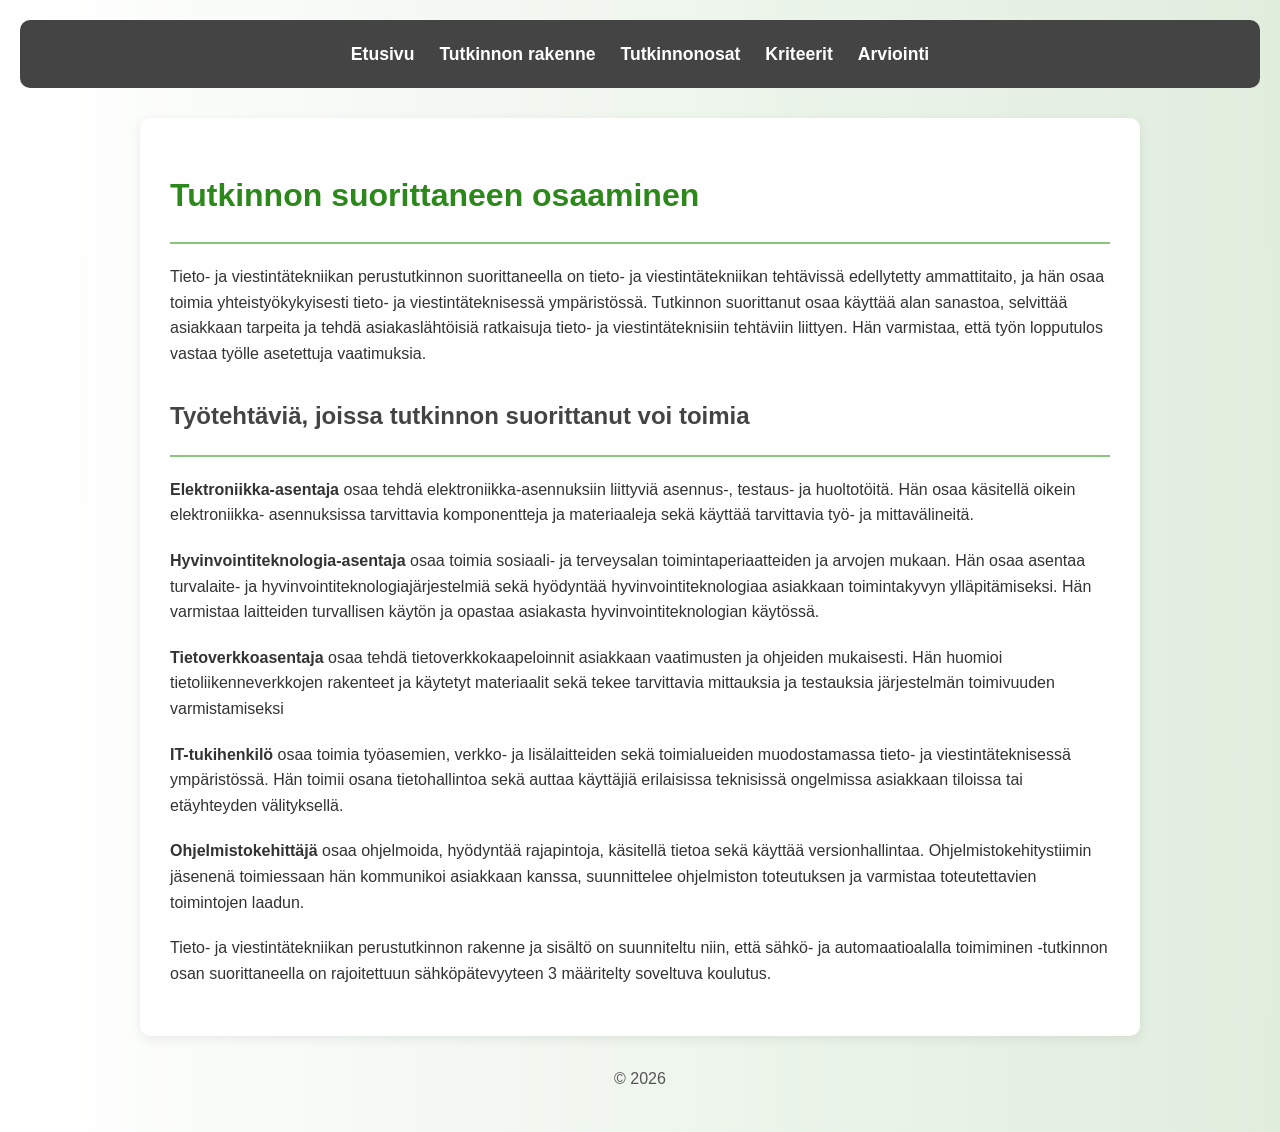
<file: index.html>
<!DOCTYPE html>
<html lang="en">
<head>
    <meta charset="UTF-8">
    <meta name="viewport" content="width=device-width, initial-scale=1.0">
    <title>Etusivu</title>
    <link rel="stylesheet" href="style.css">
</head>
<body>
    
    <header>
        <nav>
            <a href="index.html">Etusivu</a>
            <a href="rakenne.html">Tutkinnon rakenne</a>
            <a href="tutkinnonosat.html">Tutkinnonosat</a>
            <a href="kriteerit.html">Kriteerit</a>
            <a href="arviointi.html">Arviointi</a>
        </nav>
    </header>

    <main>
        <h1>Tutkinnon suorittaneen osaaminen</h1>
        <hr>

        <p>Tieto- ja viestintätekniikan perustutkinnon suorittaneella on tieto- ja viestintätekniikan tehtävissä edellytetty ammattitaito, ja hän osaa toimia
            yhteistyökykyisesti tieto- ja viestintäteknisessä ympäristössä. Tutkinnon suorittanut osaa käyttää alan sanastoa, selvittää asiakkaan tarpeita ja
            tehdä asiakaslähtöisiä ratkaisuja tieto- ja viestintäteknisiin tehtäviin liittyen. Hän varmistaa, että työn lopputulos vastaa työlle asetettuja
            vaatimuksia.</p>


        <h2>Työtehtäviä, joissa tutkinnon suorittanut voi toimia</h2>
        <hr>
        <p><b>Elektroniikka-asentaja</b> osaa tehdä elektroniikka-asennuksiin liittyviä asennus-, testaus- ja huoltotöitä. Hän osaa käsitellä oikein elektroniikka-
        asennuksissa tarvittavia komponentteja ja materiaaleja sekä käyttää tarvittavia työ- ja mittavälineitä.</p>

        <p><b>Hyvinvointiteknologia-asentaja</b> osaa toimia sosiaali- ja terveysalan toimintaperiaatteiden ja arvojen mukaan. Hän osaa asentaa turvalaite- ja
             hyvinvointiteknologiajärjestelmiä sekä hyödyntää hyvinvointiteknologiaa asiakkaan toimintakyvyn ylläpitämiseksi. Hän varmistaa laitteiden
            turvallisen käytön ja opastaa asiakasta hyvinvointiteknologian käytössä.</p>

        <p><b>Tietoverkkoasentaja</b> osaa tehdä tietoverkkokaapeloinnit asiakkaan vaatimusten ja ohjeiden mukaisesti. Hän huomioi tietoliikenneverkkojen
             rakenteet ja käytetyt materiaalit sekä tekee tarvittavia mittauksia ja testauksia järjestelmän toimivuuden varmistamiseksi</p>

        <p><b>IT-tukihenkilö</b> osaa toimia työasemien, verkko- ja lisälaitteiden sekä toimialueiden muodostamassa tieto- ja viestintäteknisessä ympäristössä.
             Hän toimii osana tietohallintoa sekä auttaa käyttäjiä erilaisissa teknisissä ongelmissa asiakkaan tiloissa tai etäyhteyden välityksellä.</p>
        
        <p><b>Ohjelmistokehittäjä</b> osaa ohjelmoida, hyödyntää rajapintoja, käsitellä tietoa sekä käyttää versionhallintaa. Ohjelmistokehitystiimin jäsenenä
             toimiessaan hän kommunikoi asiakkaan kanssa, suunnittelee ohjelmiston toteutuksen ja varmistaa toteutettavien toimintojen laadun.</p>

        <p>Tieto- ja viestintätekniikan perustutkinnon rakenne ja sisältö on suunniteltu niin, että sähkö- ja automaatioalalla toimiminen -tutkinnon osan
             suorittaneella on rajoitettuun sähköpätevyyteen 3 määritelty soveltuva koulutus.</p>
    </main>

    <footer>
        <p>&copy; 2026</p>
    </footer>
</body>
</html>
</file>
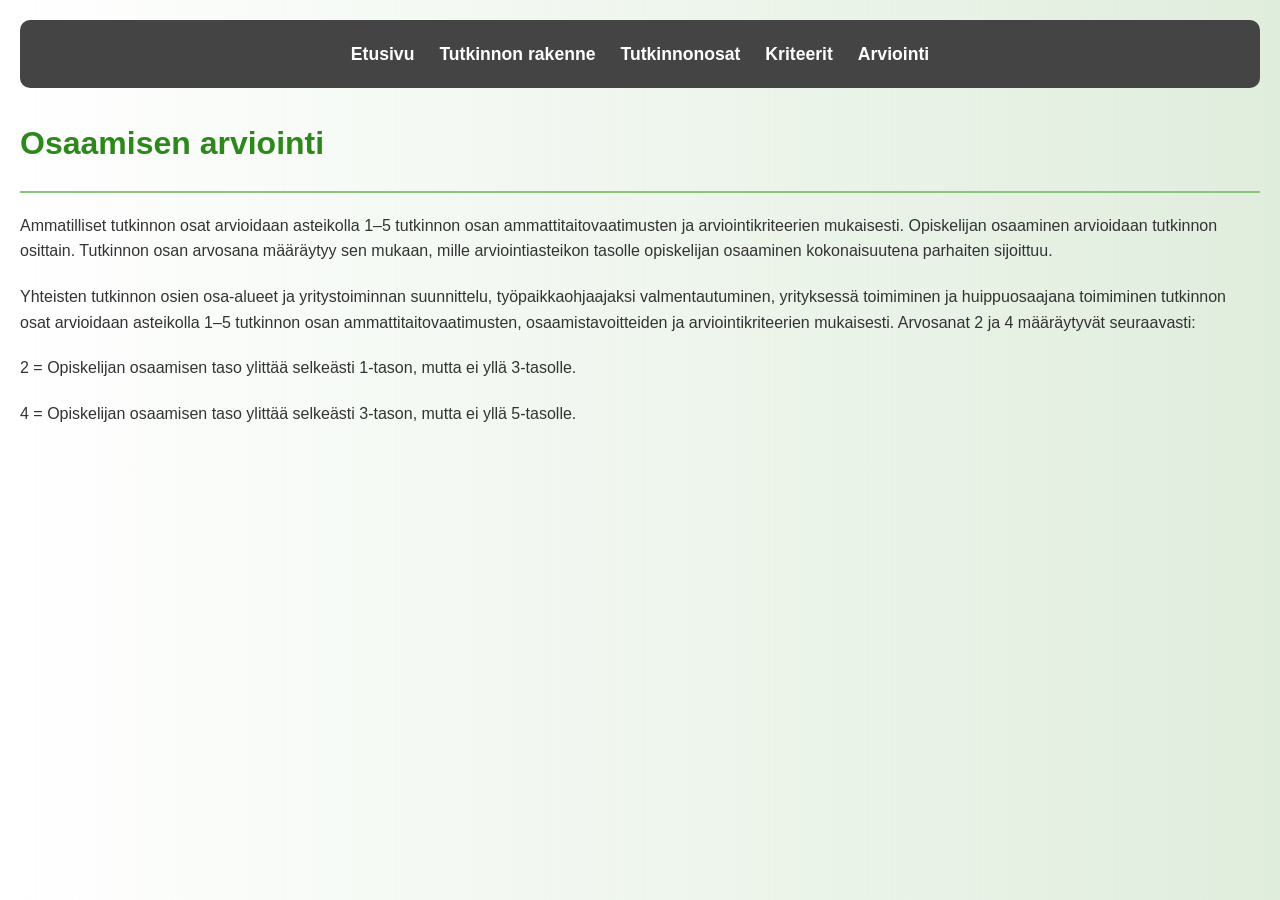
<file: arviointi.html>
<!DOCTYPE html>
<html lang="en">
<head>
    <meta charset="UTF-8">
    <meta name="viewport" content="width=device-width, initial-scale=1.0">
    <title>Arviointi</title>
    <link rel="stylesheet" href="style.css">
</head>
<body>
        
    <header>
        <nav>
            <a href="index.html">Etusivu</a>
            <a href="rakenne.html">Tutkinnon rakenne</a>
            <a href="tutkinnonosat.html">Tutkinnonosat</a>
            <a href="kriteerit.html">Kriteerit</a>
            <a href="arviointi.html">Arviointi</a>
        </nav>
    </header>


    <h1>Osaamisen arviointi</h1>
    <hr>
    <p>Ammatilliset tutkinnon osat arvioidaan asteikolla 1–5 tutkinnon osan ammattitaitovaatimusten ja arviointikriteerien mukaisesti. Opiskelijan
        osaaminen arvioidaan tutkinnon osittain. Tutkinnon osan arvosana määräytyy sen mukaan, mille arviointiasteikon tasolle opiskelijan osaaminen
        kokonaisuutena parhaiten sijoittuu.
    </p>

    <p>Yhteisten tutkinnon osien osa-alueet ja yritystoiminnan suunnittelu, työpaikkaohjaajaksi valmentautuminen, yrityksessä toimiminen ja
        huippuosaajana toimiminen tutkinnon osat arvioidaan asteikolla 1–5 tutkinnon osan ammattitaitovaatimusten, osaamistavoitteiden ja
        arviointikriteerien mukaisesti. Arvosanat 2 ja 4 määräytyvät seuraavasti:
    </p>

    <p>2 = Opiskelijan osaamisen taso ylittää selkeästi 1-tason, mutta ei yllä 3-tasolle.</p>

    <p>4 = Opiskelijan osaamisen taso ylittää selkeästi 3-tason, mutta ei yllä 5-tasolle.</p>
</body>
</html>
</file>
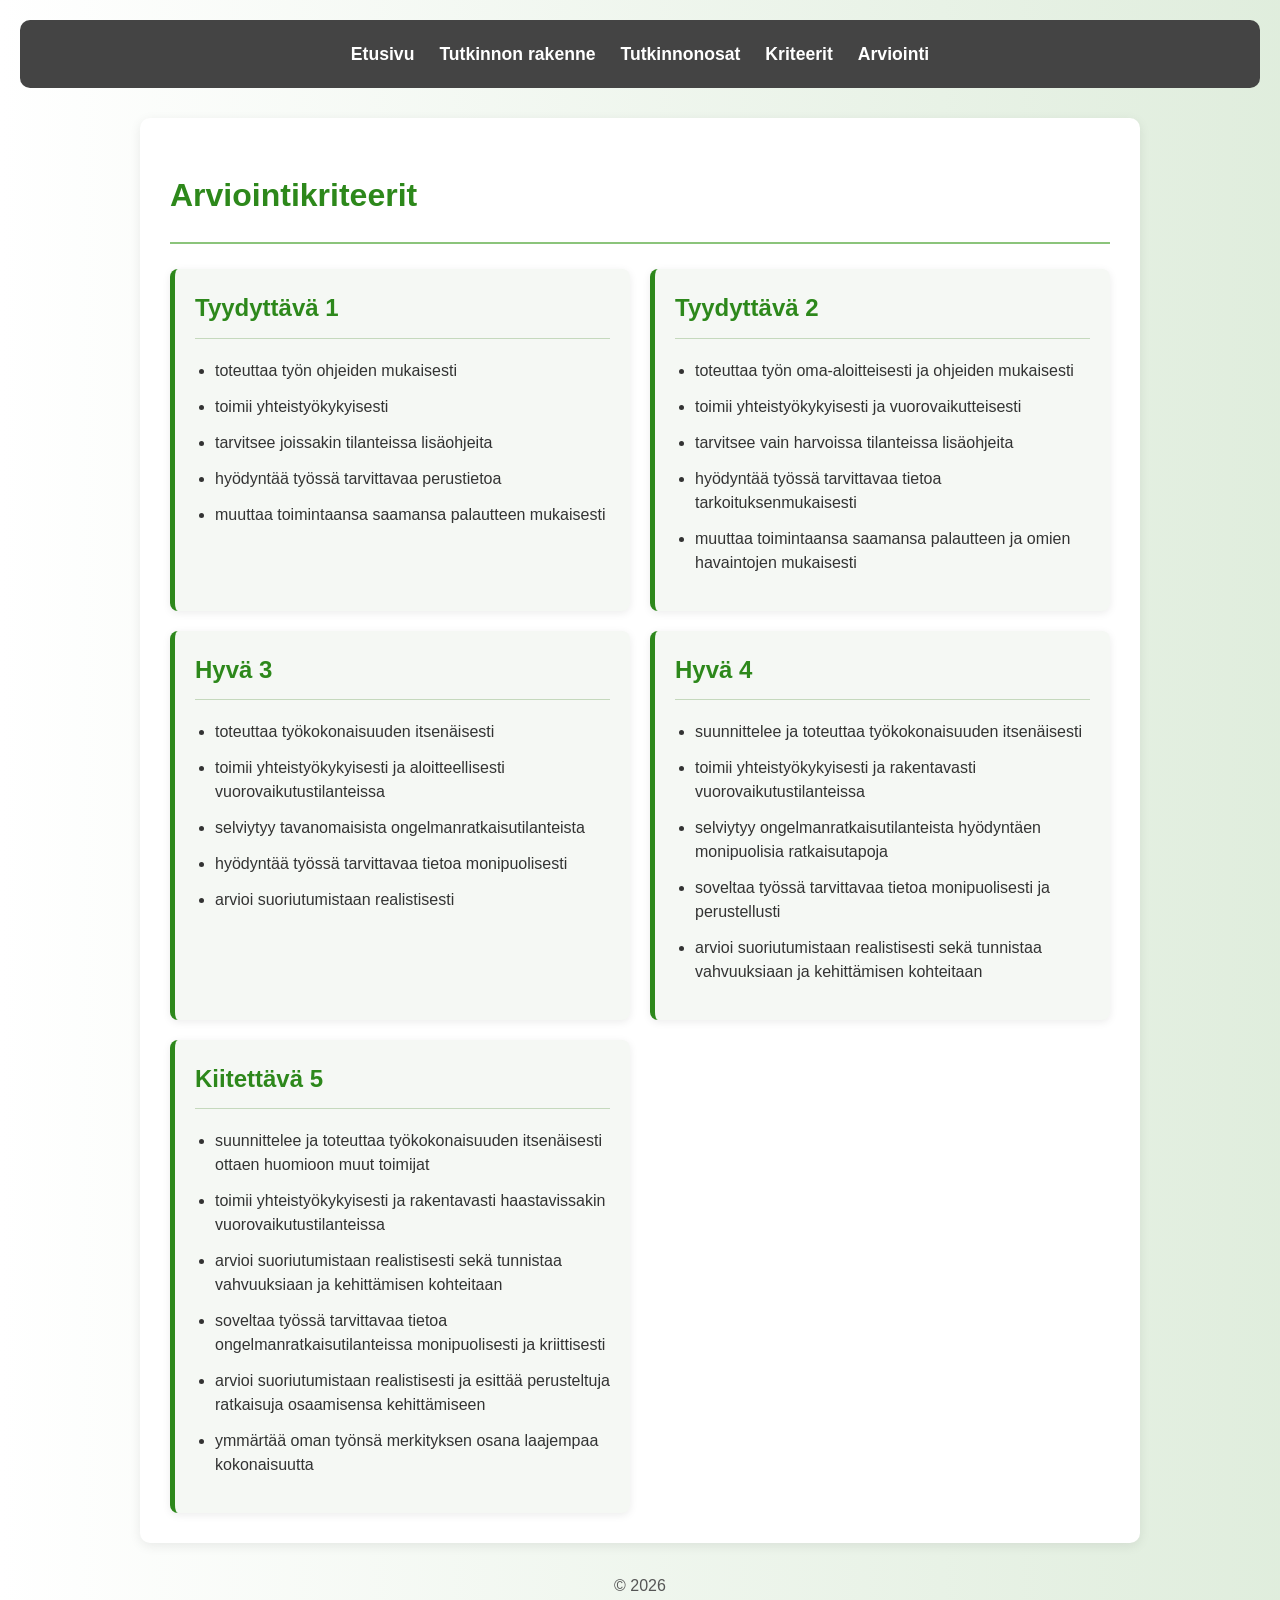
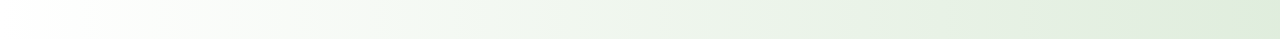
<file: kriteerit.html>
<!DOCTYPE html>
<html lang="fi">
<head>
    <meta charset="UTF-8">
    <meta name="viewport" content="width=device-width, initial-scale=1.0">
    <title>Kriteerit</title>
    <link rel="stylesheet" href="style.css">
</head>

<body>

    <header>
        <nav>
            <a href="index.html">Etusivu</a>
            <a href="rakenne.html">Tutkinnon rakenne</a>
            <a href="tutkinnonosat.html">Tutkinnonosat</a>
            <a href="kriteerit.html">Kriteerit</a>
            <a href="arviointi.html">Arviointi</a>
        </nav>
    </header>

    <main>

        <h1>Arviointikriteerit</h1>
        <hr>

        <div class="kriteerit-container">

            <section class="kriteeri">
                <h2>Tyydyttävä 1</h2>
                <ul>
                    <li>toteuttaa työn ohjeiden mukaisesti</li>
                    <li>toimii yhteistyökykyisesti</li>
                    <li>tarvitsee joissakin tilanteissa lisäohjeita</li>
                    <li>hyödyntää työssä tarvittavaa perustietoa</li>
                    <li>muuttaa toimintaansa saamansa palautteen mukaisesti</li>
                </ul>
            </section>

            <section class="kriteeri">
                <h2>Tyydyttävä 2</h2>
                <ul>
                    <li>toteuttaa työn oma-aloitteisesti ja ohjeiden mukaisesti</li>
                    <li>toimii yhteistyökykyisesti ja vuorovaikutteisesti</li>
                    <li>tarvitsee vain harvoissa tilanteissa lisäohjeita</li>
                    <li>hyödyntää työssä tarvittavaa tietoa tarkoituksenmukaisesti</li>
                    <li>muuttaa toimintaansa saamansa palautteen ja omien havaintojen mukaisesti</li>
                </ul>
            </section>

            <section class="kriteeri">
                <h2>Hyvä 3</h2>
                <ul>
                    <li>toteuttaa työkokonaisuuden itsenäisesti</li>
                    <li>toimii yhteistyökykyisesti ja aloitteellisesti vuorovaikutustilanteissa</li>
                    <li>selviytyy tavanomaisista ongelmanratkaisutilanteista</li>
                    <li>hyödyntää työssä tarvittavaa tietoa monipuolisesti</li>
                    <li>arvioi suoriutumistaan realistisesti</li>
                </ul>
            </section>

            <section class="kriteeri">
                <h2>Hyvä 4</h2>
                <ul>
                    <li>suunnittelee ja toteuttaa työkokonaisuuden itsenäisesti</li>
                    <li>toimii yhteistyökykyisesti ja rakentavasti vuorovaikutustilanteissa</li>
                    <li>selviytyy ongelmanratkaisutilanteista hyödyntäen monipuolisia ratkaisutapoja</li>
                    <li>soveltaa työssä tarvittavaa tietoa monipuolisesti ja perustellusti</li>
                    <li>arvioi suoriutumistaan realistisesti sekä tunnistaa vahvuuksiaan ja kehittämisen kohteitaan</li>
                </ul>
            </section>

            <section class="kriteeri">
                <h2>Kiitettävä 5</h2>
                <ul>
                    <li>suunnittelee ja toteuttaa työkokonaisuuden itsenäisesti ottaen huomioon muut toimijat</li>
                    <li>toimii yhteistyökykyisesti ja rakentavasti haastavissakin vuorovaikutustilanteissa</li>
                    <li>arvioi suoriutumistaan realistisesti sekä tunnistaa vahvuuksiaan ja kehittämisen kohteitaan</li>
                    <li>soveltaa työssä tarvittavaa tietoa ongelmanratkaisutilanteissa monipuolisesti ja kriittisesti</li>
                    <li>arvioi suoriutumistaan realistisesti ja esittää perusteltuja ratkaisuja osaamisensa kehittämiseen</li>
                    <li>ymmärtää oman työnsä merkityksen osana laajempaa kokonaisuutta</li>
                </ul>
            </section>

        </div>

    </main>

    <footer>
        <p>&copy; 2026</p>
    </footer>

</body>
</html>
</file>
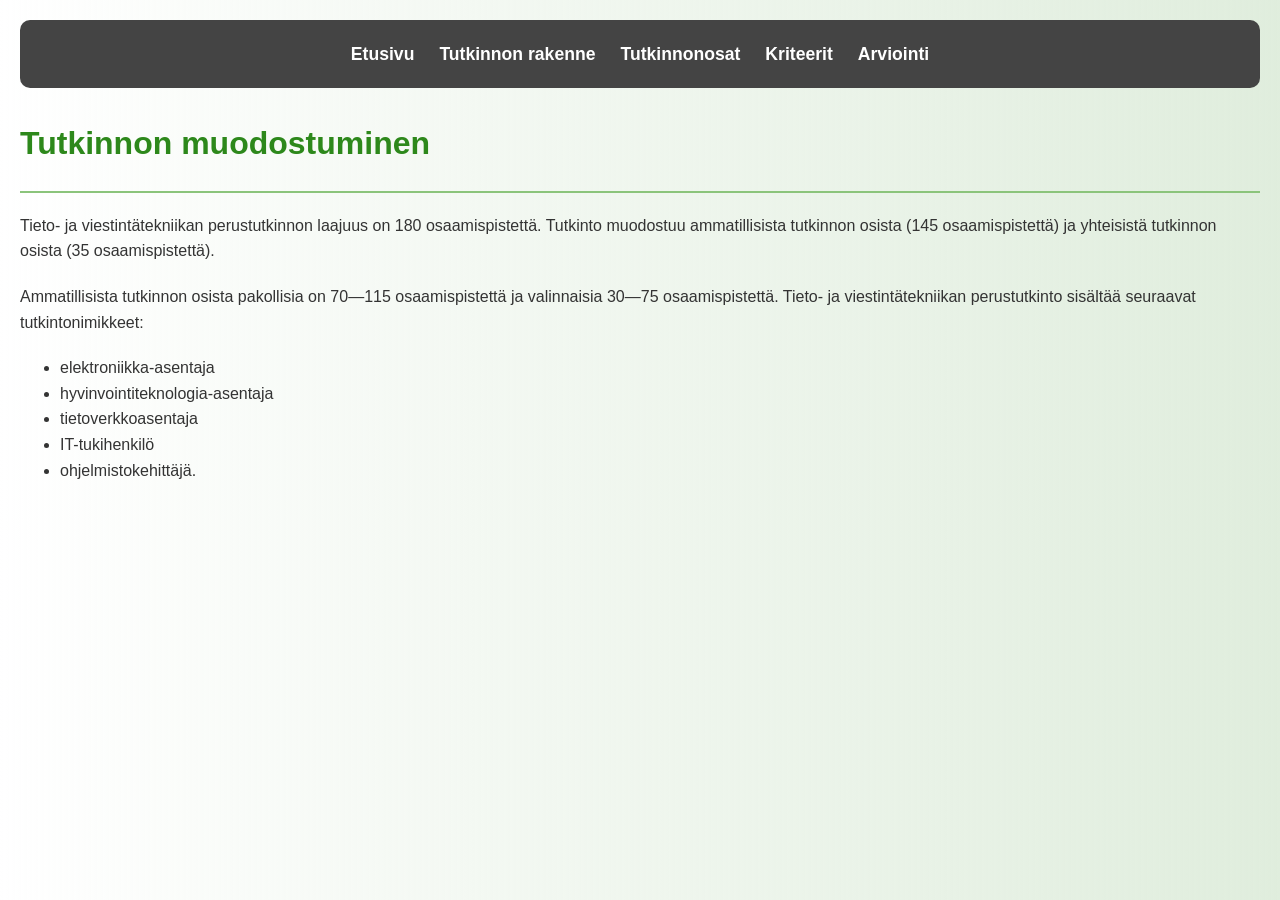
<file: rakenne.html>
<!DOCTYPE html>
<html lang="en">
<head>
    <meta charset="UTF-8">
    <meta name="viewport" content="width=device-width, initial-scale=1.0">
    <title>Tutkinnon rakenne</title>
    <link rel="stylesheet" href="style.css">
</head>
<body>
        
    <header>
        <nav>
            <a href="index.html">Etusivu</a>
            <a href="rakenne.html">Tutkinnon rakenne</a>
            <a href="tutkinnonosat.html">Tutkinnonosat</a>
            <a href="kriteerit.html">Kriteerit</a>
            <a href="arviointi.html">Arviointi</a>
        </nav>
    </header>


    <h1>Tutkinnon muodostuminen</h1>
    <hr>

    <p>Tieto- ja viestintätekniikan perustutkinnon laajuus on 180 osaamispistettä. Tutkinto muodostuu ammatillisista tutkinnon osista (145
        osaamispistettä) ja yhteisistä tutkinnon osista (35 osaamispistettä).
    </p>
    <p>Ammatillisista tutkinnon osista pakollisia on 70—115 osaamispistettä ja valinnaisia 30—75 osaamispistettä. Tieto- ja viestintätekniikan
        perustutkinto sisältää seuraavat tutkintonimikkeet:
    </p>
    <ul>
        <li>elektroniikka-asentaja</li>
        <li>hyvinvointiteknologia-asentaja</li>
        <li>tietoverkkoasentaja</li>
        <li>IT-tukihenkilö</li>
        <li>ohjelmistokehittäjä.</li>
    </ul>
</body>
</html>
</file>
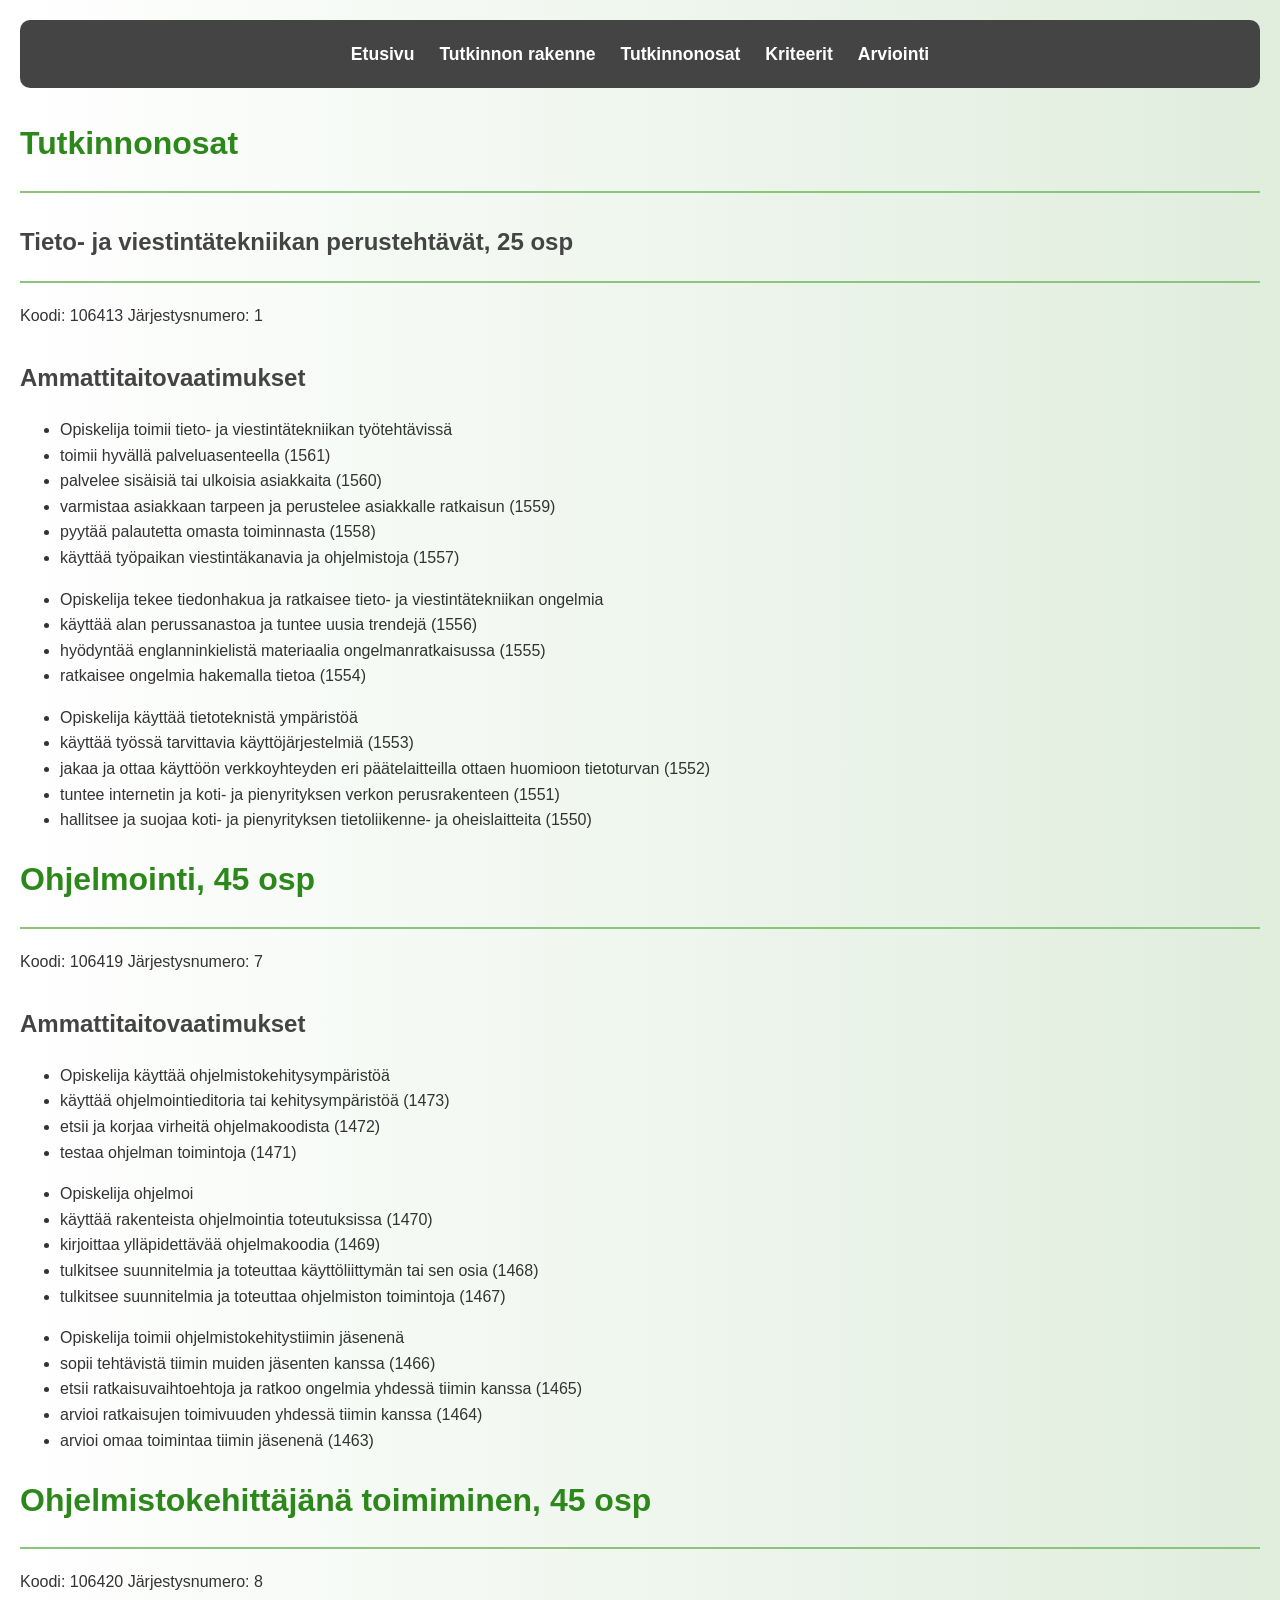
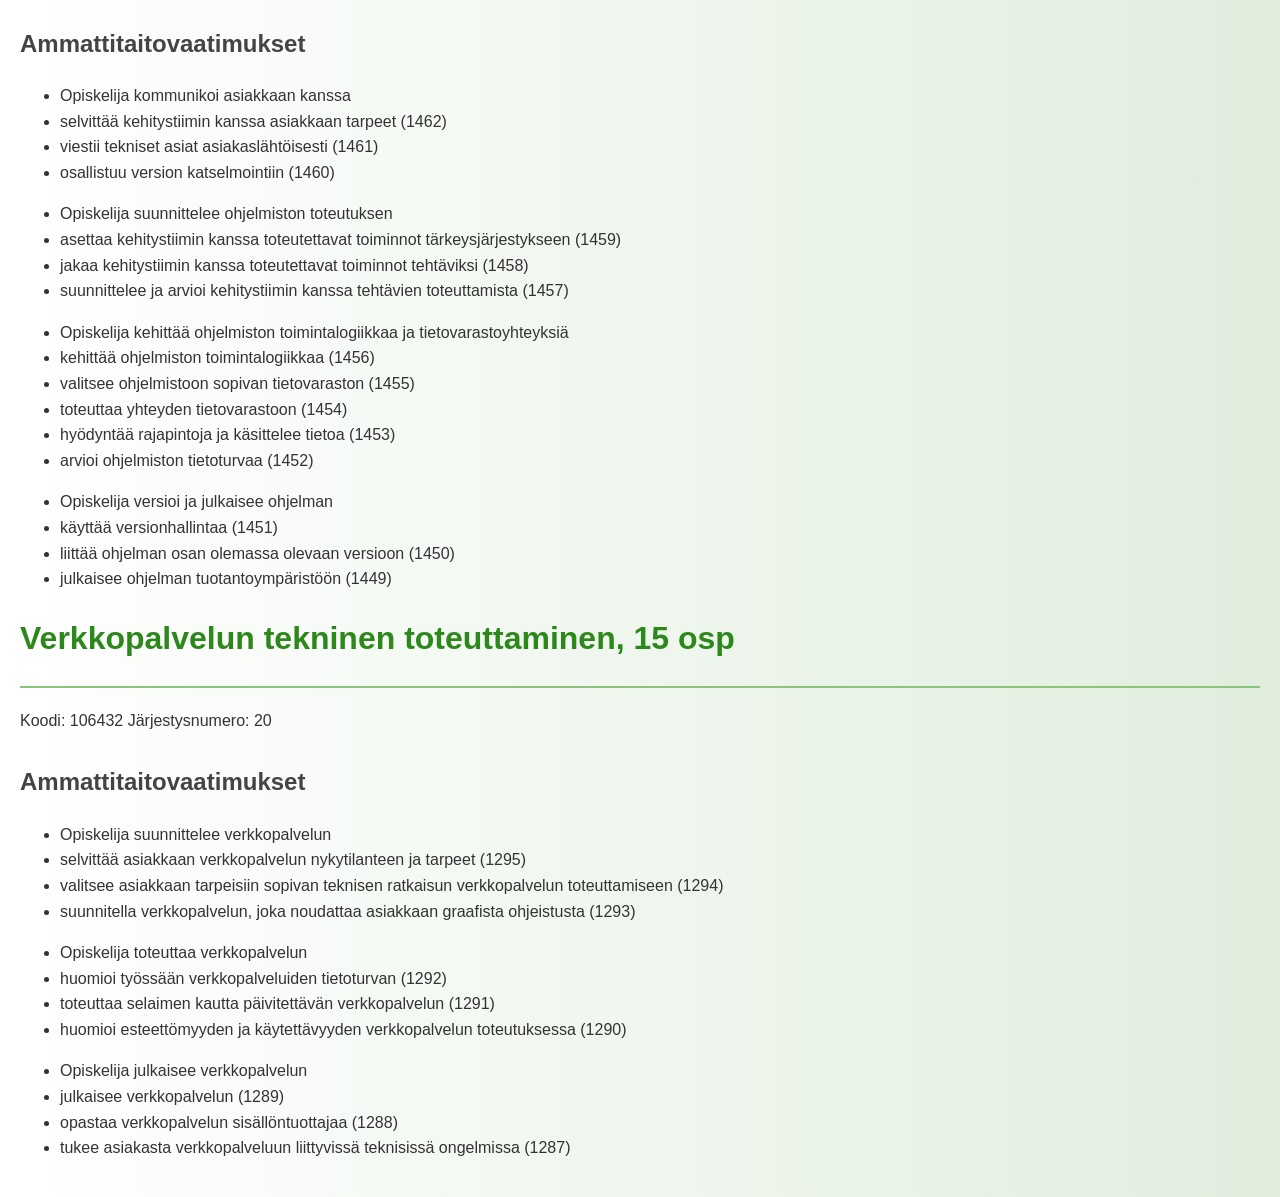
<file: tutkinnonosat.html>
<!DOCTYPE html>
<html lang="en">
<head>
    <meta charset="UTF-8">
    <meta name="viewport" content="width=device-width, initial-scale=1.0">
    <title>Tutkinnonosat</title>
    <link rel="stylesheet" href="style.css">
</head>
<body>
        
    <header>
        <nav>
            <a href="index.html">Etusivu</a>
            <a href="rakenne.html">Tutkinnon rakenne</a>
            <a href="tutkinnonosat.html">Tutkinnonosat</a>
            <a href="kriteerit.html">Kriteerit</a>
            <a href="arviointi.html">Arviointi</a>
        </nav>
    </header>


    <h1>Tutkinnonosat</h1>
    <hr>

    <h2>Tieto- ja viestintätekniikan perustehtävät, 25 osp</h2>
    <hr>
    <p>Koodi: 106413 Järjestysnumero: 1</p>

    <h2>Ammattitaitovaatimukset</h2>
    <ul>
        <li>Opiskelija toimii tieto- ja viestintätekniikan työtehtävissä</li>
        <li>toimii hyvällä palveluasenteella (1561)</li>
        <li>palvelee sisäisiä tai ulkoisia asiakkaita (1560)</li>
        <li>varmistaa asiakkaan tarpeen ja perustelee asiakkalle ratkaisun (1559)</li>
        <li>pyytää palautetta omasta toiminnasta (1558)</li>
        <li>käyttää työpaikan viestintäkanavia ja ohjelmistoja (1557)</li>
    </ul>
    <ul>
        <li>Opiskelija tekee tiedonhakua ja ratkaisee tieto- ja viestintätekniikan ongelmia</li>
        <li>käyttää alan perussanastoa ja tuntee uusia trendejä (1556)</li>
        <li>hyödyntää englanninkielistä materiaalia ongelmanratkaisussa (1555)</li>
        <li>ratkaisee ongelmia hakemalla tietoa (1554)</li>
    </ul>
    <ul>
        <li>Opiskelija käyttää tietoteknistä ympäristöä</li>
        <li>käyttää työssä tarvittavia käyttöjärjestelmiä (1553)</li>
        <li>jakaa ja ottaa käyttöön verkkoyhteyden eri päätelaitteilla ottaen huomioon tietoturvan (1552)</li>
        <li>tuntee internetin ja koti- ja pienyrityksen verkon perusrakenteen (1551)</li>
        <li>hallitsee ja suojaa koti- ja pienyrityksen tietoliikenne- ja oheislaitteita (1550)</li>
    </ul>

    <h1>Ohjelmointi, 45 osp</h1>
    <hr>
    <p>Koodi: 106419 Järjestysnumero: 7</p>

    <h2>Ammattitaitovaatimukset</h2>
    <ul>
        <li>Opiskelija käyttää ohjelmistokehitysympäristöä</li>
        <li>käyttää ohjelmointieditoria tai kehitysympäristöä (1473)</li>
        <li>etsii ja korjaa virheitä ohjelmakoodista (1472)</li>
        <li>testaa ohjelman toimintoja (1471)</li>
    </ul>
    <ul>
        <li>Opiskelija ohjelmoi</li>
        <li>käyttää rakenteista ohjelmointia toteutuksissa (1470)</li>
        <li>kirjoittaa ylläpidettävää ohjelmakoodia (1469)</li>
        <li>tulkitsee suunnitelmia ja toteuttaa käyttöliittymän tai sen osia (1468)</li>
        <li>tulkitsee suunnitelmia ja toteuttaa ohjelmiston toimintoja (1467)</li>
    </ul>
    <ul>
        <li>Opiskelija toimii ohjelmistokehitystiimin jäsenenä</li>
        <li>sopii tehtävistä tiimin muiden jäsenten kanssa (1466)</li>
        <li>etsii ratkaisuvaihtoehtoja ja ratkoo ongelmia yhdessä tiimin kanssa (1465)</li>
        <li>arvioi ratkaisujen toimivuuden yhdessä tiimin kanssa (1464)</li>
        <li>arvioi omaa toimintaa tiimin jäsenenä (1463)</li>
    </ul>


    <h1>Ohjelmistokehittäjänä toimiminen, 45 osp</h1>
    <hr>
    <p>Koodi: 106420 Järjestysnumero: 8</p>

    <h2>Ammattitaitovaatimukset</h2>
    <ul>
        <li>Opiskelija kommunikoi asiakkaan kanssa</li>
        <li>selvittää kehitystiimin kanssa asiakkaan tarpeet (1462)</li>
        <li>viestii tekniset asiat asiakaslähtöisesti (1461)</li>
        <li>osallistuu version katselmointiin (1460)</li>
    </ul>
    <ul>
        <li>Opiskelija suunnittelee ohjelmiston toteutuksen</li>
        <li>asettaa kehitystiimin kanssa toteutettavat toiminnot tärkeysjärjestykseen (1459)</li>
        <li>jakaa kehitystiimin kanssa toteutettavat toiminnot tehtäviksi (1458)</li>
        <li>suunnittelee ja arvioi kehitystiimin kanssa tehtävien toteuttamista (1457)</li>
    </ul>
    <ul>
        <li>Opiskelija kehittää ohjelmiston toimintalogiikkaa ja tietovarastoyhteyksiä</li>
        <li>kehittää ohjelmiston toimintalogiikkaa (1456)</li>
        <li>valitsee ohjelmistoon sopivan tietovaraston (1455)</li>
        <li>toteuttaa yhteyden tietovarastoon (1454)</li>
        <li>hyödyntää rajapintoja ja käsittelee tietoa (1453)</li>
        <li>arvioi ohjelmiston tietoturvaa (1452)</li>
    </ul>
    <ul>
        <li>Opiskelija versioi ja julkaisee ohjelman</li>
        <li>käyttää versionhallintaa (1451)</li>
        <li>liittää ohjelman osan olemassa olevaan versioon (1450)</li>
        <li>julkaisee ohjelman tuotantoympäristöön (1449)</li>
    </ul>



    <h1>Verkkopalvelun tekninen toteuttaminen, 15 osp</h1>
    <hr>
    <p>Koodi: 106432 Järjestysnumero: 20</p>

    <h2>Ammattitaitovaatimukset</h2>
    <ul>
        <li>Opiskelija suunnittelee verkkopalvelun</li>
        <li>selvittää asiakkaan verkkopalvelun nykytilanteen ja tarpeet (1295)</li>
        <li>valitsee asiakkaan tarpeisiin sopivan teknisen ratkaisun verkkopalvelun toteuttamiseen (1294)</li>
        <li>suunnitella verkkopalvelun, joka noudattaa asiakkaan graafista ohjeistusta (1293)</li>
    </ul>
    <ul>
        <li>Opiskelija toteuttaa verkkopalvelun</li>
        <li>huomioi työssään verkkopalveluiden tietoturvan (1292)</li>
        <li>toteuttaa selaimen kautta päivitettävän verkkopalvelun (1291)</li>
        <li>huomioi esteettömyyden ja käytettävyyden verkkopalvelun toteutuksessa (1290)</li>
    </ul>
    <ul>
        <li>Opiskelija julkaisee verkkopalvelun</li>
        <li>julkaisee verkkopalvelun (1289)</li>
        <li>opastaa verkkopalvelun sisällöntuottajaa (1288)</li>
        <li>tukee asiakasta verkkopalveluun liittyvissä teknisissä ongelmissa (1287)</li>
    </ul>
</body>
</html>
</file>
<file: style.css>
* {
    box-sizing: border-box;
}

body {
    font-family: "Lato", sans-serif;
    margin: 0;
    padding: 20px;
    background: linear-gradient(to left, rgba(45, 136, 27, 0.15), white);
    color: #333;
    line-height: 1.6;
}


header {
    border-radius: 10px;
    background-color: #444;
    padding: 20px;
    margin-bottom: 30px;
}

header nav {
    display: flex;
    justify-content: center;
    flex-wrap: wrap;
    gap: 25px;
}

header nav a {
    font-size: 1.1em;
    font-weight: bold;
    text-decoration: none;
    color: white;
    transition: color 0.3s;
}

header nav a:hover {
    color: #8edb79;
}


main {
    max-width: 1000px;
    margin: 0 auto;
    background-color: white;
    padding: 30px;
    border-radius: 10px;
    box-shadow: 0 3px 12px rgba(0, 0, 0, 0.08);
}

h1 {
    color: #2d881b;
    font-size: 2em;
}

h2 {
    color: #444;
    margin-top: 30px;
}

hr {
    border: none;
    height: 2px;
    background-color: #8bc47b;
    margin-bottom: 20px;
}

p {
    margin-bottom: 20px;
}


footer {
    text-align: center;
    margin-top: 30px;
    color: #555;
}


@media screen and (max-width: 768px) {

    body {
        padding: 10px;
    }

    header {
        padding: 15px;
    }

    header nav {
        flex-direction: column;
        align-items: center;
        gap: 15px;
    }

    header nav a {
        font-size: 1em;
    }

    main {
        padding: 20px;
    }

    h1 {
        font-size: 1.6em;
    }

    h2 {
        font-size: 1.3em;
    }

    p {
        font-size: 0.95em;
    }

    table {
        width: 100%;
        font-size: 0.85em;
    }
}


@media screen and (max-width: 480px) {

    body {
        padding: 5px;
    }

    header {
        padding: 15px 10px;
    }

    main {
        padding: 15px;
    }

    h1 {
        font-size: 1.4em;
    }

    h2 {
        font-size: 1.15em;
    }
}



/* arviointikriteerit */

.kriteerit-container {
    display: grid;
    grid-template-columns: repeat(2, 1fr);
    gap: 20px;
    margin-top: 25px;
}

.kriteeri {
    background-color: #f5f8f4;
    border-left: 5px solid #2d881b;
    border-radius: 8px;
    padding: 20px;
    box-shadow: 0 2px 8px rgba(0, 0, 0, 0.08);
}

.kriteeri h2 {
    color: #2d881b;
    margin-top: 0;
    border-bottom: 1px solid #c5d9bd;
    padding-bottom: 10px;
}

.kriteeri ul {
    padding-left: 20px;
}

.kriteeri li {
    margin-bottom: 12px;
    line-height: 1.5;
}



@media screen and (max-width: 768px) {

    .kriteerit-container {
        grid-template-columns: 1fr;
    }

    .kriteeri {
        padding: 15px;
    }

}
</file>
